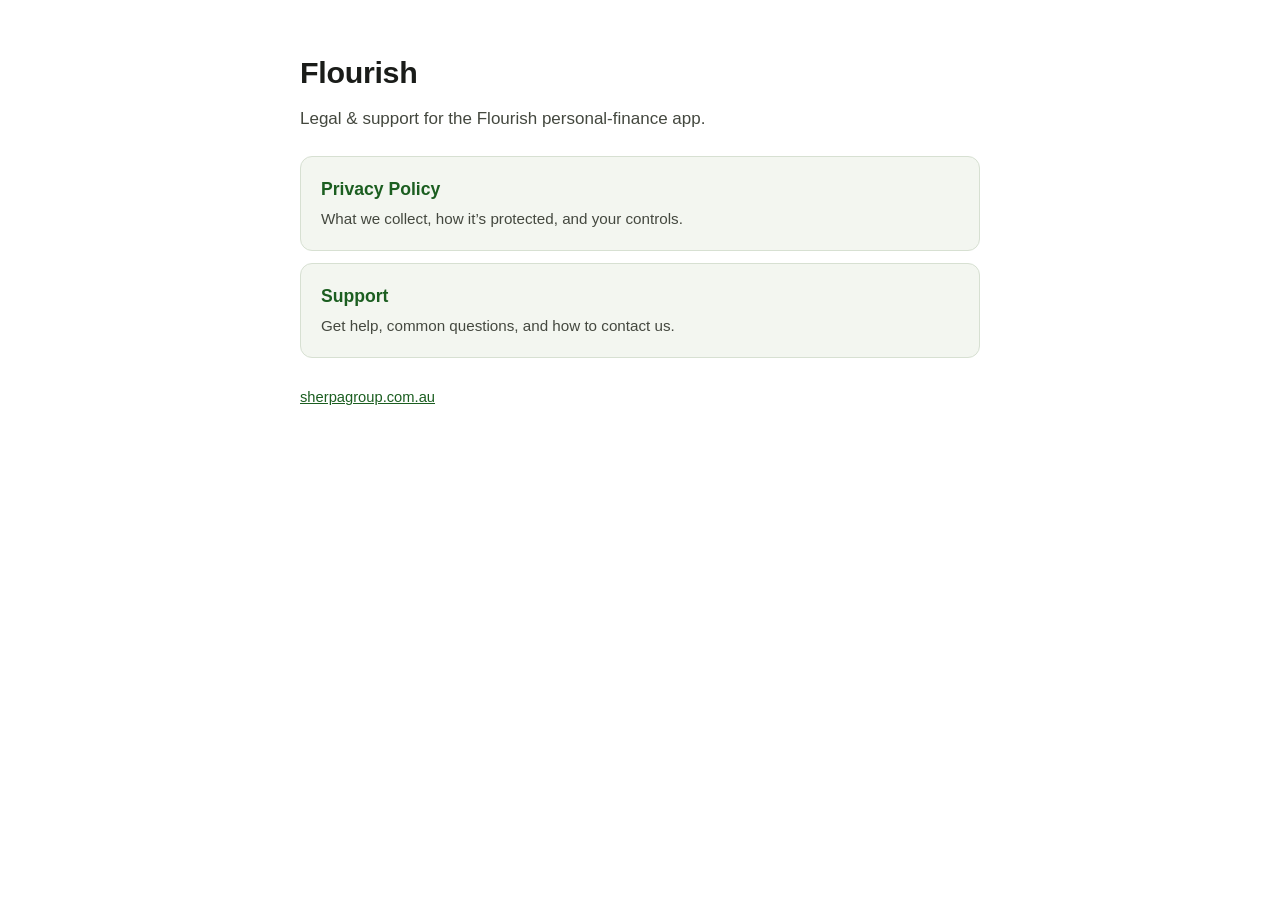
<file: index.html>
<!doctype html>
<html lang="en-AU">
<head>
<meta charset="utf-8">
<meta name="viewport" content="width=device-width, initial-scale=1">
<title>Flourish — Legal</title>
<meta name="description" content="Privacy policy and support for the Flourish personal-finance app.">
<link rel="stylesheet" href="style.css">
<style>
  main { max-width: 720px; margin: 0 auto; padding: 48px 20px; }
  h1 { font-size: 1.9rem; margin: 0 0 8px; letter-spacing: -0.01em; }
  p { color: var(--muted); margin: 0 0 24px; }
  a.card {
    display: block; text-decoration: none; color: var(--fg);
    background: var(--card); border: 1px solid var(--border);
    border-radius: 12px; padding: 18px 20px; margin-bottom: 12px;
  }
  a.card strong { color: var(--accent); display: block; font-size: 1.1rem; margin-bottom: 2px; }
  a.card span { color: var(--muted); font-size: 0.95rem; }
</style>
</head>
<body>
<main>
  <h1>Flourish</h1>
  <p>Legal &amp; support for the Flourish personal-finance app.</p>
  <a class="card" href="privacy-policy.html">
    <strong>Privacy Policy</strong>
    <span>What we collect, how it&rsquo;s protected, and your controls.</span>
  </a>
  <a class="card" href="support.html">
    <strong>Support</strong>
    <span>Get help, common questions, and how to contact us.</span>
  </a>
  <p style="margin-top:28px;color:var(--muted);font-size:0.92rem">
    <a href="https://sherpagroup.com.au" style="color:var(--accent)">sherpagroup.com.au</a>
  </p>
</main>
</body>
</html>
</file>
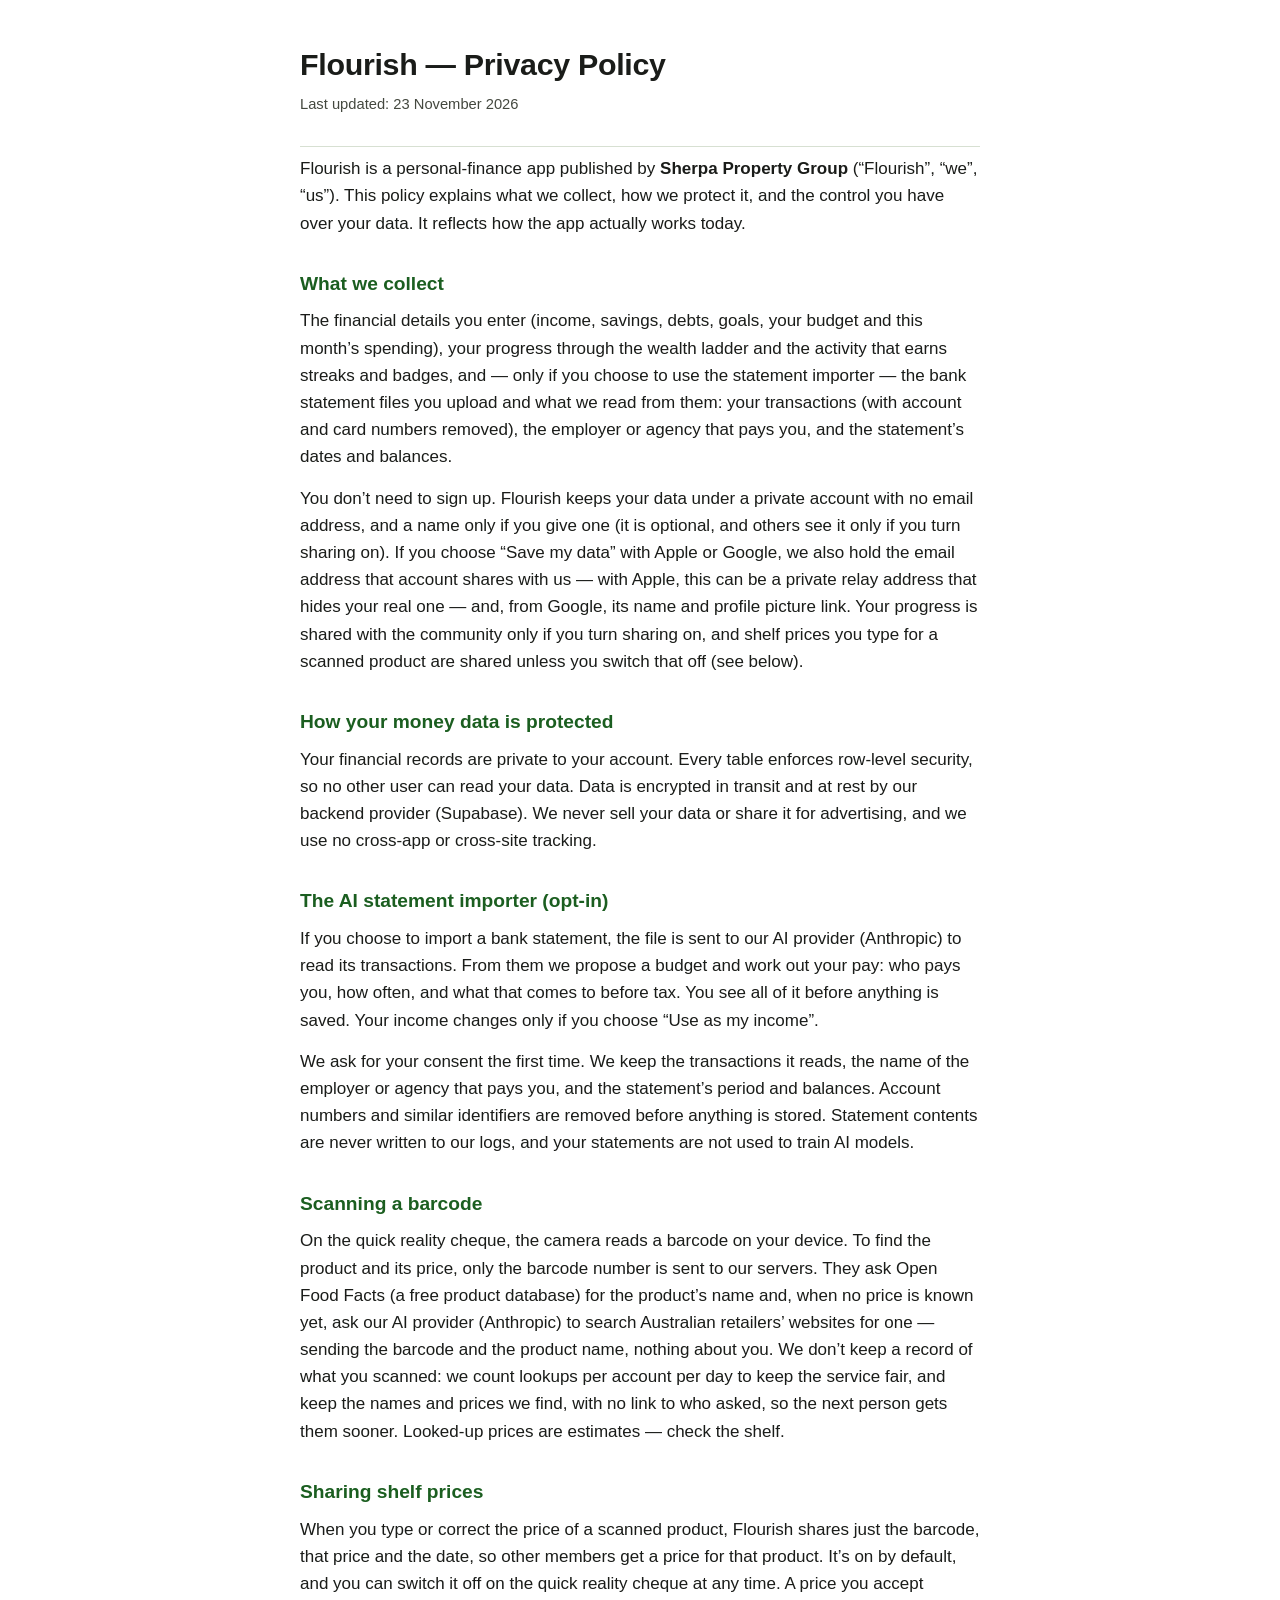
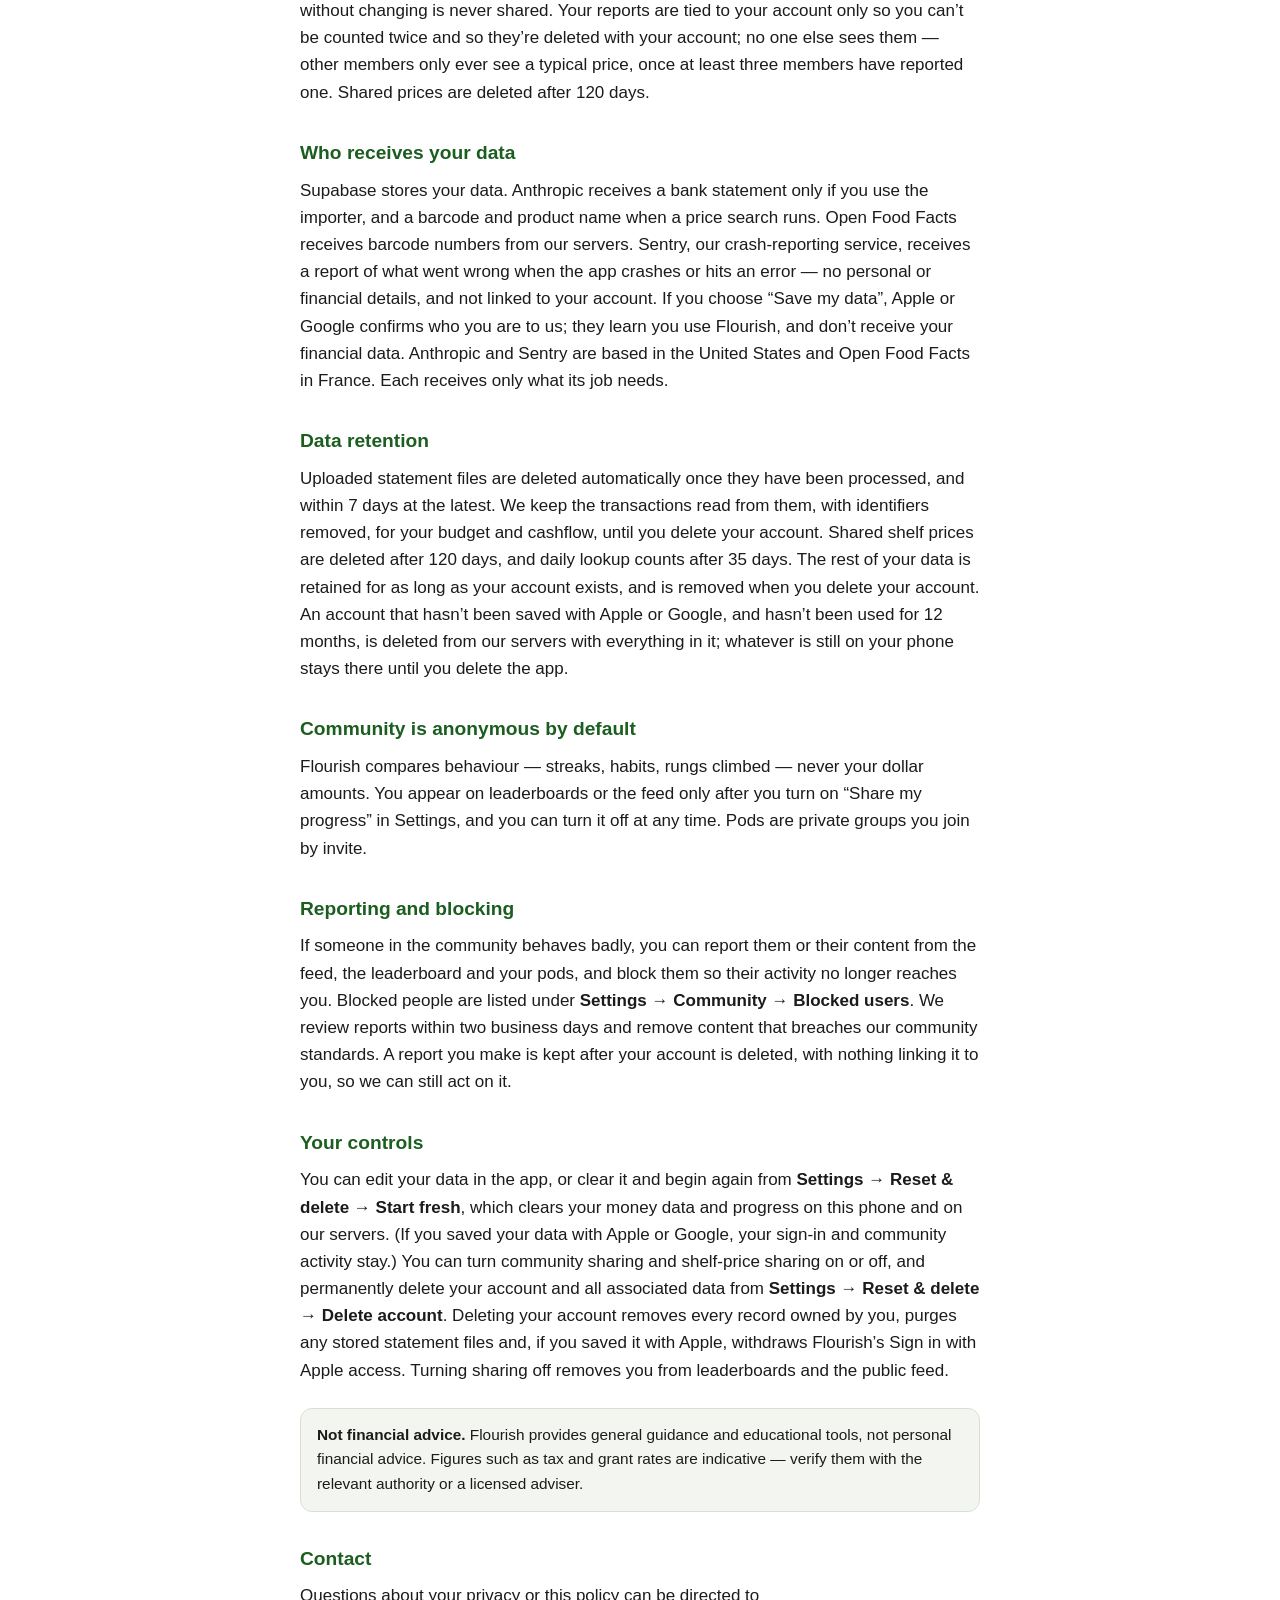
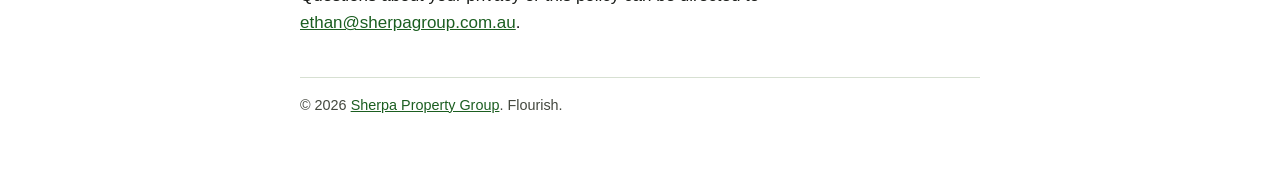
<file: privacy-policy.html>
<!doctype html>
<html lang="en-AU">
<head>
<meta charset="utf-8">
<meta name="viewport" content="width=device-width, initial-scale=1">
<title>Flourish — Privacy Policy</title>
<meta name="description" content="How the Flourish personal-finance app collects, protects, and lets you control your data.">
<link rel="stylesheet" href="style.css">
<style>
  .note {
    background: var(--card);
    border: 1px solid var(--border);
    border-radius: 12px;
    padding: 14px 16px;
    margin: 24px 0;
    font-size: 0.96rem;
  }
</style>
</head>
<body class="doc">
<main>
  <header>
    <h1>Flourish — Privacy Policy</h1>
    <p class="meta">Last updated: 23 November 2026</p>
  </header>

  <p>
    Flourish is a personal-finance app published by <strong>Sherpa Property Group</strong>
    (&ldquo;Flourish&rdquo;, &ldquo;we&rdquo;, &ldquo;us&rdquo;). This policy explains what we
    collect, how we protect it, and the control you have over your data. It reflects how the
    app actually works today.
  </p>

  <h2>What we collect</h2>
  <p>
    The financial details you enter (income, savings, debts, goals, your budget and this
    month&rsquo;s spending), your progress through the wealth ladder and the activity that earns
    streaks and badges, and &mdash; only if you choose to use the statement importer &mdash; the
    bank statement files you upload and what we read from them: your transactions (with account
    and card numbers removed), the employer or agency that pays you, and the statement&rsquo;s
    dates and balances.
  </p>
  <p>
    You don&rsquo;t need to sign up. Flourish keeps your data under a private account with no
    email address, and a name only if you give one (it is optional, and others see it only if
    you turn sharing on). If you choose &ldquo;Save my data&rdquo; with Apple or Google, we also
    hold the email address that account shares with us &mdash; with Apple, this can be a private
    relay address that hides your real one &mdash; and, from Google, its name and profile picture
    link. Your progress is shared with the community only if you turn sharing on, and shelf
    prices you type for a scanned product are shared unless you switch that off (see below).
  </p>

  <h2>How your money data is protected</h2>
  <p>
    Your financial records are private to your account. Every table enforces row-level security,
    so no other user can read your data. Data is encrypted in transit and at rest by our backend
    provider (Supabase). We never sell your data or share it for advertising, and we use no
    cross-app or cross-site tracking.
  </p>

  <h2>The AI statement importer (opt-in)</h2>
  <p>
    If you choose to import a bank statement, the file is sent to our AI provider (Anthropic) to
    read its transactions. From them we propose a budget and work out your pay: who pays you, how
    often, and what that comes to before tax. You see all of it before anything is saved. Your
    income changes only if you choose &ldquo;Use as my income&rdquo;.
  </p>
  <p>
    We ask for your consent the first time. We keep the transactions it reads, the name of the
    employer or agency that pays you, and the statement&rsquo;s period and balances. Account
    numbers and similar identifiers are removed before anything is stored. Statement contents are
    never written to our logs, and your statements are not used to train AI models.
  </p>

  <h2>Scanning a barcode</h2>
  <p>
    On the quick reality cheque, the camera reads a barcode on your device. To find the product
    and its price, only the barcode number is sent to our servers. They ask Open Food Facts (a
    free product database) for the product&rsquo;s name and, when no price is known yet, ask our
    AI provider (Anthropic) to search Australian retailers&rsquo; websites for one &mdash; sending
    the barcode and the product name, nothing about you. We don&rsquo;t keep a record of what you
    scanned: we count lookups per account per day to keep the service fair, and keep the names
    and prices we find, with no link to who asked, so the next person gets them sooner.
    Looked-up prices are estimates &mdash; check the shelf.
  </p>

  <h2>Sharing shelf prices</h2>
  <p>
    When you type or correct the price of a scanned product, Flourish shares just the barcode,
    that price and the date, so other members get a price for that product. It&rsquo;s on by
    default, and you can switch it off on the quick reality cheque at any time. A price you
    accept without changing is never shared. Your reports are tied to your account only so you
    can&rsquo;t be counted twice and so they&rsquo;re deleted with your account; no one else sees
    them &mdash; other members only ever see a typical price, once at least three members have
    reported one. Shared prices are deleted after 120 days.
  </p>

  <h2>Who receives your data</h2>
  <p>
    Supabase stores your data. Anthropic receives a bank statement only if you use the importer,
    and a barcode and product name when a price search runs. Open Food Facts receives barcode
    numbers from our servers. Sentry, our crash-reporting service, receives a report of what went
    wrong when the app crashes or hits an error &mdash; no personal or financial details, and not
    linked to your account. If you choose &ldquo;Save my data&rdquo;, Apple or Google confirms who
    you are to us; they learn you use Flourish, and don&rsquo;t receive your financial data.
    Anthropic and Sentry are based in the United States and Open Food Facts in France. Each
    receives only what its job needs.
  </p>

  <h2>Data retention</h2>
  <p>
    Uploaded statement files are deleted automatically once they have been processed, and within
    7 days at the latest. We keep the transactions read from them, with identifiers removed, for
    your budget and cashflow, until you delete your account. Shared shelf prices are deleted after
    120 days, and daily lookup counts after 35 days. The rest of your data is retained for as
    long as your account exists, and is removed when you delete your account. An account that
    hasn&rsquo;t been saved with Apple or Google, and hasn&rsquo;t been used for 12 months, is
    deleted from our servers with everything in it; whatever is still on your phone stays there
    until you delete the app.
  </p>

  <h2>Community is anonymous by default</h2>
  <p>
    Flourish compares behaviour &mdash; streaks, habits, rungs climbed &mdash; never your dollar
    amounts. You appear on leaderboards or the feed only after you turn on &ldquo;Share my
    progress&rdquo; in Settings, and you can turn it off at any time. Pods are private groups you
    join by invite.
  </p>

  <h2>Reporting and blocking</h2>
  <p>
    If someone in the community behaves badly, you can report them or their content from the
    feed, the leaderboard and your pods, and block them so their activity no longer reaches
    you. Blocked people are listed under <strong>Settings &rarr; Community &rarr; Blocked
    users</strong>. We review reports within two business days and remove content that
    breaches our community standards. A report you make is kept after your account is
    deleted, with nothing linking it to you, so we can still act on it.
  </p>

  <h2>Your controls</h2>
  <p>
    You can edit your data in the app, or clear it and begin again from
    <strong>Settings &rarr; Reset &amp; delete &rarr; Start fresh</strong>, which clears your money
    data and progress on this phone and on our servers. (If you saved your data with Apple or
    Google, your sign-in and community activity stay.) You can turn community sharing and
    shelf-price sharing on or off, and permanently delete your account and all associated data
    from <strong>Settings &rarr; Reset &amp; delete &rarr; Delete account</strong>. Deleting your
    account removes every record owned by you, purges any stored statement files and, if you
    saved it with Apple, withdraws Flourish&rsquo;s Sign in with Apple access. Turning sharing off
    removes you from leaderboards and the public feed.
  </p>

  <div class="note">
    <strong>Not financial advice.</strong> Flourish provides general guidance and educational
    tools, not personal financial advice. Figures such as tax and grant rates are indicative
    &mdash; verify them with the relevant authority or a licensed adviser.
  </div>

  <h2>Contact</h2>
  <p>
    Questions about your privacy or this policy can be directed to
    <a href="mailto:ethan@sherpagroup.com.au">ethan@sherpagroup.com.au</a>.
  </p>

  <footer>
    &copy; 2026 <a href="https://sherpagroup.com.au">Sherpa Property Group</a>. Flourish.
  </footer>
</main>
</body>
</html>
</file>
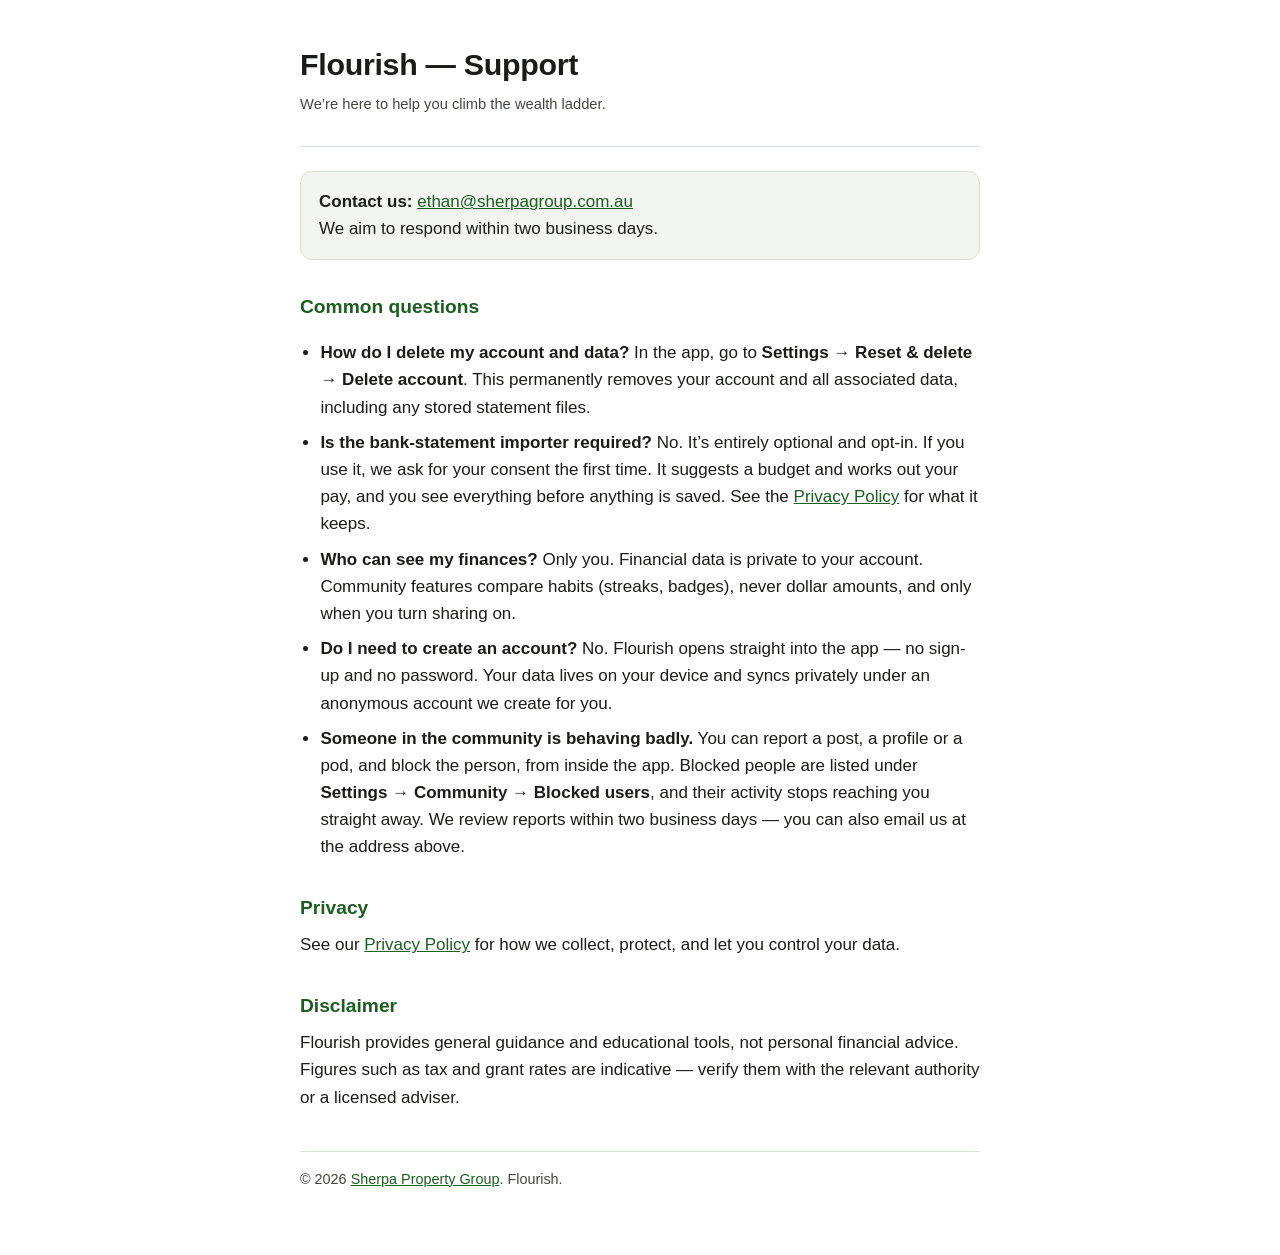
<file: support.html>
<!doctype html>
<html lang="en-AU">
<head>
<meta charset="utf-8">
<meta name="viewport" content="width=device-width, initial-scale=1">
<title>Flourish — Support</title>
<meta name="description" content="Help and support for the Flourish personal-finance app.">
<link rel="stylesheet" href="style.css">
<style>
  ul { padding-left: 1.2em; }
  li { margin: 0 0 8px; }
  .contact {
    background: var(--card);
    border: 1px solid var(--border);
    border-radius: 12px;
    padding: 16px 18px;
    margin: 24px 0;
  }
</style>
</head>
<body class="doc">
<main>
  <header>
    <h1>Flourish — Support</h1>
    <p class="meta">We&rsquo;re here to help you climb the wealth ladder.</p>
  </header>

  <div class="contact">
    <p style="margin:0">
      <strong>Contact us:</strong>
      <a href="mailto:ethan@sherpagroup.com.au">ethan@sherpagroup.com.au</a><br>
      We aim to respond within two business days.
    </p>
  </div>

  <h2>Common questions</h2>
  <ul>
    <li>
      <strong>How do I delete my account and data?</strong>
      In the app, go to <strong>Settings &rarr; Reset &amp; delete &rarr; Delete account</strong>. This
      permanently removes your account and all associated data, including any stored statement
      files.
    </li>
    <li>
      <strong>Is the bank-statement importer required?</strong>
      No. It&rsquo;s entirely optional and opt-in. If you use it, we ask for your consent the
      first time. It suggests a budget and works out your pay, and you see everything before
      anything is saved. See the <a href="privacy-policy.html">Privacy Policy</a> for what it keeps.
    </li>
    <li>
      <strong>Who can see my finances?</strong>
      Only you. Financial data is private to your account. Community features compare habits
      (streaks, badges), never dollar amounts, and only when you turn sharing on.
    </li>
    <li>
      <strong>Do I need to create an account?</strong>
      No. Flourish opens straight into the app &mdash; no sign-up and no password. Your data
      lives on your device and syncs privately under an anonymous account we create for you.
    </li>
    <li>
      <strong>Someone in the community is behaving badly.</strong>
      You can report a post, a profile or a pod, and block the person, from inside the app.
      Blocked people are listed under <strong>Settings &rarr; Community &rarr; Blocked
      users</strong>, and their activity stops reaching you straight away. We review reports
      within two business days &mdash; you can also email us at the address above.
    </li>
  </ul>

  <h2>Privacy</h2>
  <p>
    See our <a href="privacy-policy.html">Privacy Policy</a> for how we collect, protect, and
    let you control your data.
  </p>

  <h2>Disclaimer</h2>
  <p>
    Flourish provides general guidance and educational tools, not personal financial advice.
    Figures such as tax and grant rates are indicative &mdash; verify them with the relevant
    authority or a licensed adviser.
  </p>

  <footer>
    &copy; 2026 <a href="https://sherpagroup.com.au">Sherpa Property Group</a>. Flourish.
  </footer>
</main>
</body>
</html>
</file>
<file: style.css>
/* Shared design tokens + base styles for the Flourish legal pages
   (privacy-policy.html, support.html, index.html). Each page links this
   first, then adds only its page-specific rules inline. */
:root {
  --bg: #ffffff;
  --fg: #1a1c19;
  --muted: #44483f;
  --accent: #1b5e20;
  --card: #f3f6f0;
  --border: #d7e0d2;
}
@media (prefers-color-scheme: dark) {
  :root {
    --bg: #11140f;
    --fg: #e2e3dc;
    --muted: #b9c0b2;
    --accent: #7fd28a;
    --card: #1b1f18;
    --border: #2c3327;
  }
}
* { box-sizing: border-box; }
body {
  margin: 0;
  background: var(--bg);
  color: var(--fg);
  font: 17px/1.6 -apple-system, BlinkMacSystemFont, "Segoe UI", Roboto, Helvetica, Arial, sans-serif;
}
a { color: var(--accent); }
.meta { color: var(--muted); font-size: 0.92rem; margin: 0; }
footer { margin-top: 40px; padding-top: 16px; border-top: 1px solid var(--border); color: var(--muted); font-size: 0.9rem; }

/* Document-page shell — shared by privacy-policy.html + support.html (body.doc).
   index.html is a landing page and intentionally keeps its own main/h1/p inline. */
.doc main { max-width: 720px; margin: 0 auto; padding: 40px 20px 64px; }
.doc header { border-bottom: 1px solid var(--border); padding-bottom: 16px; margin-bottom: 8px; }
.doc h1 { font-size: 1.9rem; margin: 0 0 4px; letter-spacing: -0.01em; }
.doc h2 { font-size: 1.2rem; margin: 32px 0 8px; color: var(--accent); }
.doc p { margin: 0 0 14px; }
</file>
